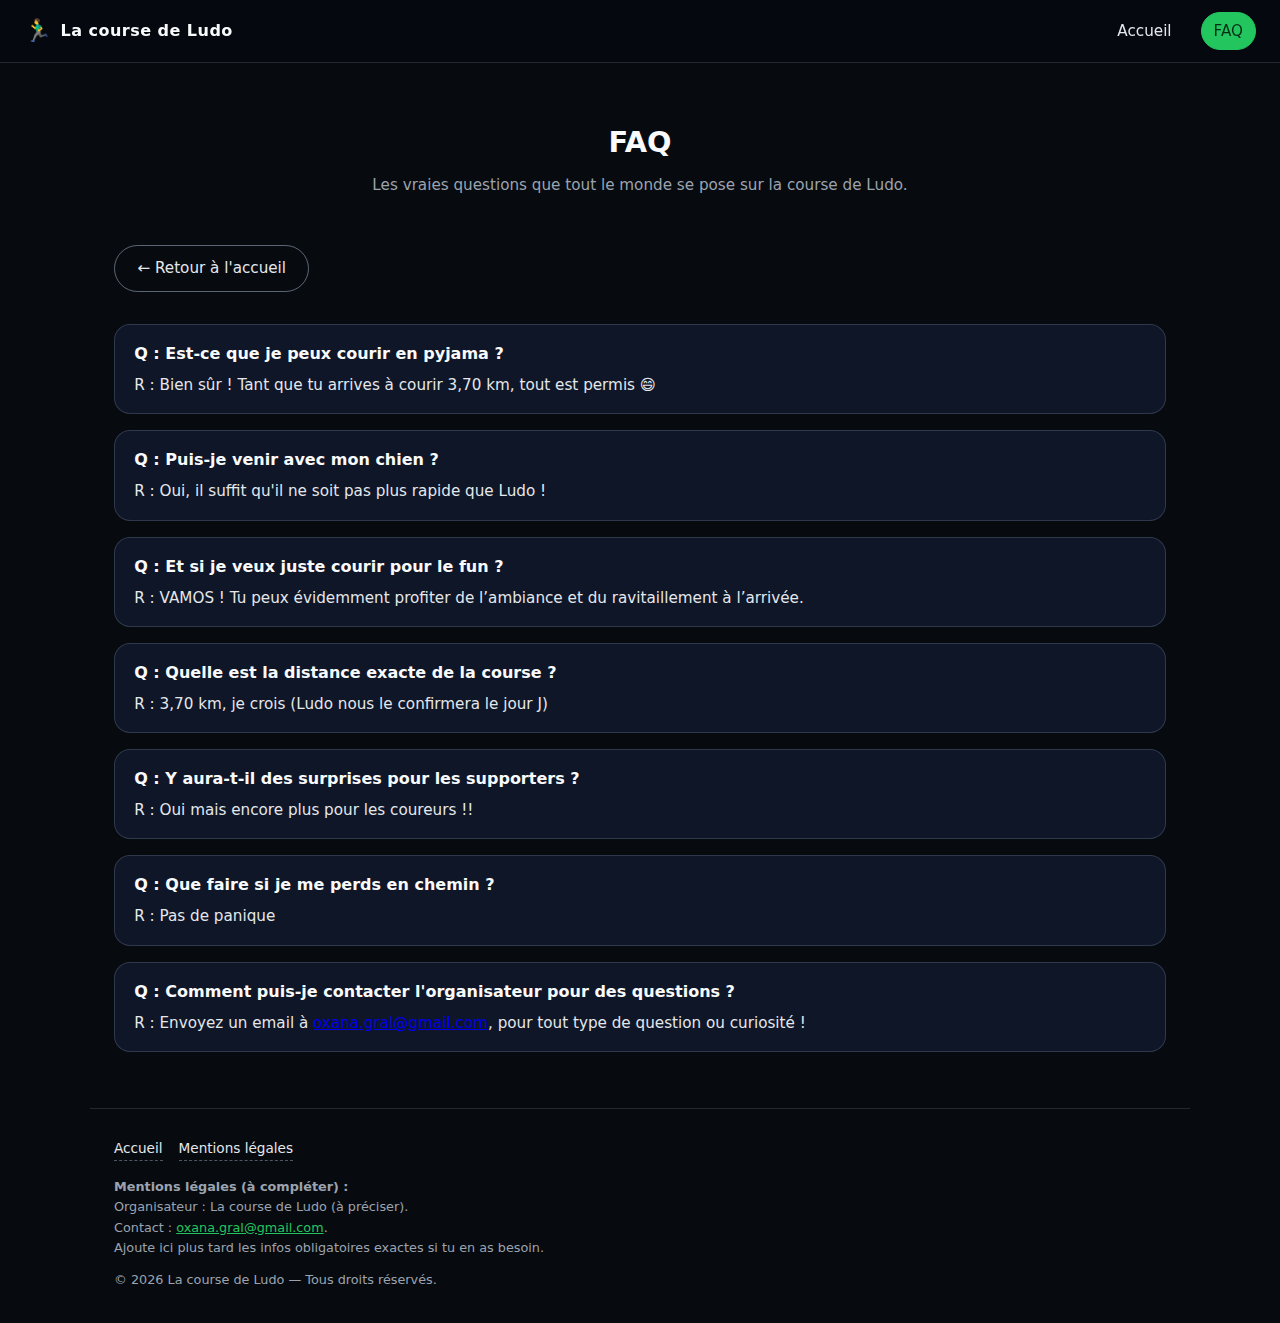
<file: faq.html>
<!DOCTYPE html>
<html lang="fr">
<head>
    <meta charset="UTF-8">
    <title>FAQ – La course de Ludo</title>
    <meta name="viewport" content="width=device-width, initial-scale=1.0">
    <link rel="stylesheet" href="styles.css">
</head>
<body>
<header class="main-header">
    <div class="logo">
        <span class="logo-mark">🏃‍♂️</span>
        <span class="logo-text">La course de Ludo</span>
    </div>
    <nav class="main-nav">
        <a href="index.html" class="nav-link">Accueil</a>
        <a href="faq.html" class="nav-link active">FAQ</a>
    </nav>
</header>

<main class="section">
    <div class="section-title-group">
        <h1>FAQ</h1>
        <p>Les vraies questions que tout le monde se pose sur la course de Ludo.</p>
    </div>

    <a href="index.html" class="btn secondary back-home-btn">← Retour à l'accueil</a>

    <div class="faq-list">
        <div class="faq-item">
            <strong>Q : Est-ce que je peux courir en pyjama ?</strong>
            <p>R : Bien sûr ! Tant que tu arrives à courir 3,70 km, tout est permis 😄</p>
        </div>

        <div class="faq-item">
            <strong>Q : Puis-je venir avec mon chien ?</strong>
            <p>R : Oui, il suffit qu'il ne soit pas plus rapide que Ludo !</p>
        </div>

        <div class="faq-item">
            <strong>Q : Et si je veux juste courir pour le fun ?</strong>
            <p>R : VAMOS ! Tu peux évidemment profiter de l’ambiance et du ravitaillement à l’arrivée.</p>
        </div>

        <div class="faq-item">
            <strong>Q : Quelle est la distance exacte de la course ?</strong>
            <p>R : 3,70 km, je crois (Ludo nous le confirmera le jour J)</p>
        </div>

        <div class="faq-item">
            <strong>Q : Y aura-t-il des surprises pour les supporters ?</strong>
            <p>R : Oui mais encore plus pour les coureurs !!</p>
        </div>

        <div class="faq-item">
            <strong>Q : Que faire si je me perds en chemin ?</strong>
            <p>R : Pas de panique</p>
        </div>

        <div class="faq-item">
            <strong>Q : Comment puis-je contacter l'organisateur pour des questions ?</strong>
            <p>
                R : Envoyez un email à
                <a href="mailto:oxana.gral@gmail.com">oxana.gral@gmail.com</a>,
                pour tout type de question ou curiosité !
            </p>
        </div>
    </div>
</main>

<footer class="site-footer">
    <div class="footer-links">
        <a href="index.html">Accueil</a>
        <a href="#mentions-legales">Mentions légales</a>
    </div>

    <div id="mentions-legales" class="legal">
        <p><strong>Mentions légales (à compléter) :</strong></p>
        <p>
            Organisateur : La course de Ludo (à préciser).<br>
            Contact : <a href="mailto:oxana.gral@gmail.com">oxana.gral@gmail.com</a>.<br>
            Ajoute ici plus tard les infos obligatoires exactes si tu en as besoin.
        </p>
    </div>

    <p class="footer-copy">
        © <span id="year"></span> La course de Ludo — Tous droits réservés.
    </p>
</footer>

<script src="script.js"></script>
</body>
</html>
</file>
<file: styles.css>
/* Reset simple */
*,
*::before,
*::after {
    box-sizing: border-box;
    margin: 0;
    padding: 0;
}

html, body {
    height: 100%;
    scroll-behavior: smooth;
}

body {
    font-family: system-ui, -apple-system, BlinkMacSystemFont, "Segoe UI", sans-serif;
    background: #070b10;
    color: #f9fafb;
    line-height: 1.6;
}

/* HEADER */
.main-header {
    position: sticky;
    top: 0;
    z-index: 20;
    display: flex;
    justify-content: space-between;
    align-items: center;
    padding: 0.75rem 1.5rem;
    background: rgba(5, 9, 15, 0.9);
    backdrop-filter: blur(10px);
    border-bottom: 1px solid rgba(148, 163, 184, 0.2);
}

.logo {
    display: flex;
    align-items: center;
    gap: 0.5rem;
    font-weight: 700;
    letter-spacing: 0.03em;
}

.logo-img {
    height: 42px;       /* tu peux jouer avec 32 / 40 si tu veux plus petit / grand */
    width: auto;
    display: block;
}


.logo-mark {
    font-size: 1.4rem;
}

.logo-text {
    font-size: 1rem;
}

.main-nav {
    display: flex;
    gap: 1rem;
}

.nav-link {
    text-decoration: none;
    font-size: 0.95rem;
    color: #e5e7eb;
    padding: 0.35rem 0.75rem;
    border-radius: 999px;
    border: 1px solid transparent;
    transition: 0.2s;
}

.nav-link:hover {
    border-color: rgba(148, 163, 184, 0.6);
    background: rgba(15, 23, 42, 0.8);
}

.nav-link.active {
    background: #22c55e;
    color: #052e16;
    border-color: #22c55e;
}

/* HERO */

.hero {
    position: relative;
    min-height: 70vh;
    display: flex;
    align-items: center;
    justify-content: center;
    text-align: center;
    padding: 4rem 1.5rem;
    overflow: hidden;

    background-image: url("images/ludocourt.jpg");
    background-size: cover;
    background-position: center 20%; /* 👈 presque en haut */
    background-repeat: no-repeat;
}



/* On garde bien ça pour que le texte passe au-dessus */
.hero-overlay {
    position: absolute;
    inset: 0;
    background: radial-gradient(circle at top, rgba(34, 197, 94, 0.35), transparent 55%),
                linear-gradient(to bottom, rgba(15, 23, 42, 0.9), rgba(15, 23, 42, 0.95));
    z-index: 1;
}

.hero-content {
    position: relative;
    z-index: 2;
}


.hero-overlay {
    position: absolute;
    inset: 0;
    background: radial-gradient(circle at top, rgba(34, 197, 94, 0.35), transparent 55%),
                linear-gradient(to bottom, rgba(15, 23, 42, 0.9), rgba(15, 23, 42, 0.95));
    z-index: 1;
}

.hero-content {
    position: relative;
    z-index: 2;
    max-width: 680px;
}

.hero h1 {
    font-size: clamp(2.4rem, 4vw, 3.4rem);
    margin-bottom: 0.75rem;
}

.hero-subtitle {
    font-size: 1rem;
    color: #e5e7eb;
    margin-bottom: 1.5rem;
}

.hero-buttons {
    display: flex;
    flex-wrap: wrap;
    gap: 0.75rem;
    justify-content: center;
}

.section-video {
    margin-top: 2rem;
}

.video-card {
    display: grid;
    gap: 1.5rem;
    background: rgba(15, 23, 42, 0.95);
    border-radius: 1.5rem;
    padding: 1.5rem;
    border: 1px solid rgba(148, 163, 184, 0.25);
    box-shadow: 0 18px 40px rgba(15, 23, 42, 0.7);
}

.video-info h3 {
    font-size: 1.2rem;
    margin-bottom: 0.5rem;
}

.video-info p {
    font-size: 0.95rem;
    color: #e5e7eb;
    margin-bottom: 0.5rem;
}

.video-info ul {
    list-style: disc;
    padding-left: 1.2rem;
    font-size: 0.9rem;
    color: #9ca3af;
}

.video-wrapper {
    position: relative;
    border-radius: 1rem;
    overflow: hidden;
    background: #000;
    padding-top: 56.25%; /* format 16/9 */
}


.video-player {
    position: absolute;
    top: 0;
    left: 50%;
    transform: translateX(-50%);
    width: 100%;
    height: 100%;
    object-fit: cover;
    object-position: center 30%; /* 👈 entre le haut (0%) et le milieu (50%) */
    display: block;
}



/* Responsive : sur grands écrans, texte + vidéo côte à côte */
@media (min-width: 768px) {
    .video-card {
        grid-template-columns: minmax(0, 1.2fr) minmax(0, 1.8fr);
        align-items: center;
    }
}


/* BOUTONS */

.btn {
    display: inline-flex;
    align-items: center;
    justify-content: center;
    padding: 0.65rem 1.4rem;
    border-radius: 999px;
    font-size: 0.95rem;
    font-weight: 500;
    text-decoration: none;
    cursor: pointer;
    border: 1px solid transparent;
    transition: transform 0.15s ease, box-shadow 0.15s ease, background 0.15s ease, border-color 0.15s ease;
}

.btn.primary {
    background: #22c55e;
    color: #052e16;
    box-shadow: 0 10px 25px rgba(34, 197, 94, 0.35);
}

.btn.primary:hover {
    transform: translateY(-1px);
    box-shadow: 0 12px 30px rgba(34, 197, 94, 0.45);
}

.btn.secondary {
    background: transparent;
    color: #e5e7eb;
    border-color: rgba(148, 163, 184, 0.6);
}

.btn.secondary:hover {
    background: rgba(15, 23, 42, 0.9);
}

/* SECTIONS GÉNÉRALES */

.section {
    padding: 3.5rem 1.5rem;
    max-width: 1100px;
    margin: 0 auto;
}

.section-alt {
    background: radial-gradient(circle at top left, rgba(34, 197, 94, 0.08), transparent 55%);
    border-radius: 2rem;
    margin-top: 2rem;
}

.section-title-group {
    text-align: center;
    margin-bottom: 2rem;
}

.section-title-group h2,
.section-title-group h1 {
    font-size: 1.8rem;
    margin-bottom: 0.5rem;
}

.section-title-group p {
    font-size: 0.95rem;
    color: #9ca3af;
}

/* CARTES D'INFO */

.info-grid {
    display: grid;
    gap: 1.3rem;
}

.info-card {
    background: rgba(15, 23, 42, 0.95);
    border-radius: 1.25rem;
    padding: 1.25rem 1.4rem;
    border: 1px solid rgba(148, 163, 184, 0.25);
    box-shadow: 0 18px 40px rgba(15, 23, 42, 0.7);
}

.info-card h3 {
    font-size: 1.1rem;
    margin-bottom: 0.5rem;
}

.info-card p {
    font-size: 0.95rem;
    color: #e5e7eb;
}

.hero {
    background-color: red !important;
}



/* SPONSORS */

.sponsors {
    padding-bottom: 4rem;
}

.sponsor-grid {
    display: flex;
    flex-wrap: wrap;
    gap: 1.5rem;
    justify-content: center;
}

.sponsor-card {
    background: rgba(15, 23, 42, 0.95);
    border-radius: 1.25rem;
    padding: 0.75rem 1.25rem;
    border: 1px solid rgba(148, 163, 184, 0.25);
    display: flex;
    align-items: center;
    justify-content: center;
    min-width: 140px; /* un peu plus petit */
}

.sponsor-logo {
    max-width: 120px;   /* sponsor plus discret */
    max-height: 120px;
    object-fit: contain;
}



/* FAQ */

.faq-list {
    display: flex;
    flex-direction: column;
    gap: 1rem;
    margin-top: 2rem;
}

.faq-item {
    background: rgba(15, 23, 42, 0.95);
    border-radius: 1rem;
    padding: 1rem 1.2rem;
    border: 1px solid rgba(148, 163, 184, 0.25);
}

.faq-item strong {
    display: block;
    margin-bottom: 0.4rem;
    color: #f9fafb;
}

.faq-item p {
    font-size: 0.95rem;
    color: #e5e7eb;
}

.back-home-btn {
    margin-top: 1rem;
}

/* FOOTER */

.site-footer {
    border-top: 1px solid rgba(148, 163, 184, 0.2);
    padding: 1.8rem 1.5rem 2rem;
    max-width: 1100px;
    margin: 0 auto;
    font-size: 0.85rem;
    color: #9ca3af;
}

.footer-links {
    display: flex;
    flex-wrap: wrap;
    gap: 1rem;
    margin-bottom: 1rem;
}

.footer-links a {
    color: #e5e7eb;
    text-decoration: none;
    border-bottom: 1px dashed rgba(148, 163, 184, 0.5);
}

.footer-links a:hover {
    border-bottom-style: solid;
}

.legal {
    font-size: 0.8rem;
    margin-bottom: 0.75rem;
}

.legal a {
    color: #22c55e;
}

.footer-copy {
    font-size: 0.8rem;
}

/* RESPONSIVE */

@media (min-width: 640px) {
    .info-grid {
        grid-template-columns: repeat(2, minmax(0, 1fr));
    }
}

@media (min-width: 960px) {
    .hero {
        min-height: 80vh;
    }

    .info-grid {
        grid-template-columns: repeat(4, minmax(0, 1fr));
    }
}
</file>
